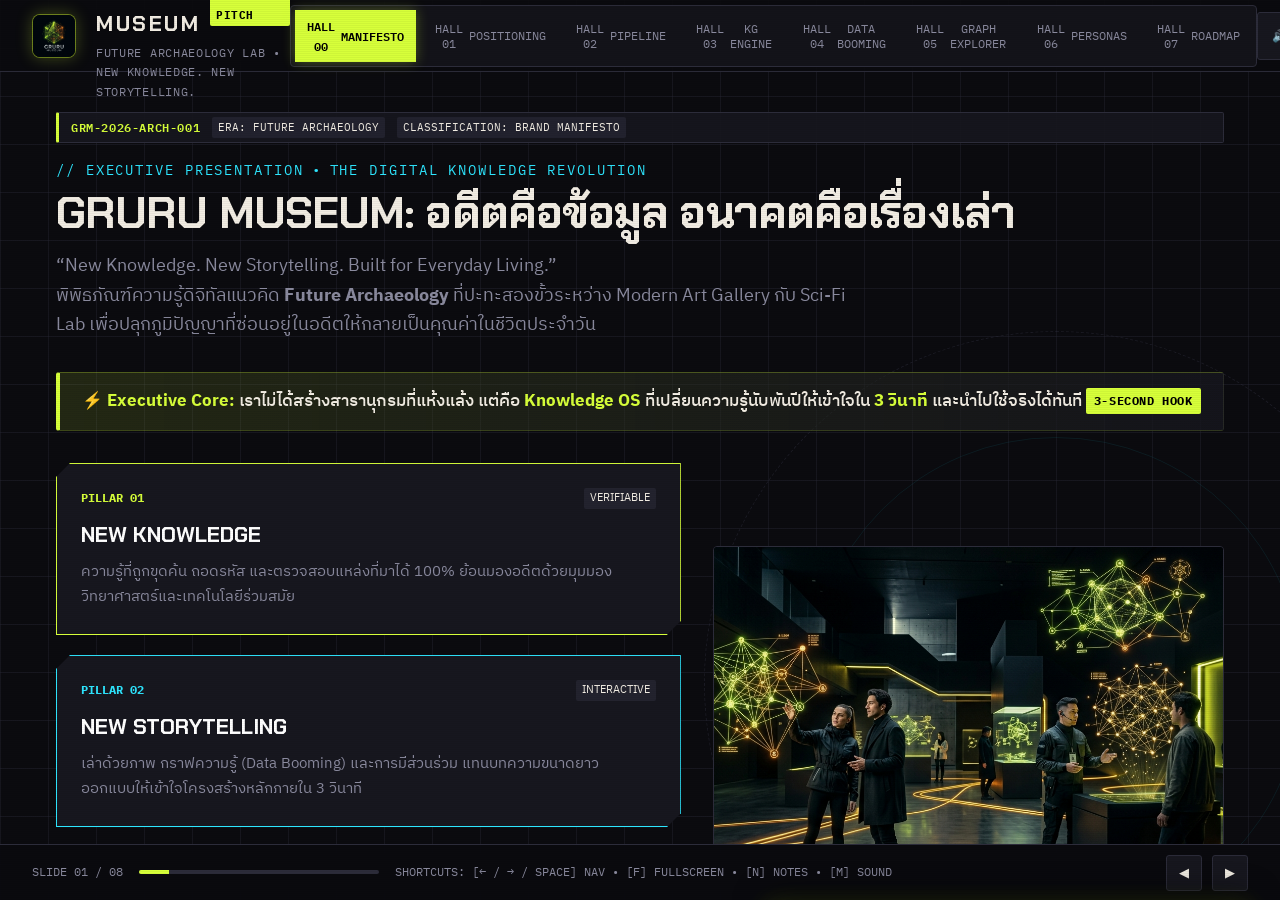
<file: index.html>
<!DOCTYPE html>
<html lang="th">
<head>
  <meta charset="UTF-8">
  <meta name="viewport" content="width=device-width, initial-scale=1.0">
  <title>GRURU MUSEUM — Executive Presentation Web App</title>
  <link rel="stylesheet" href="styles.css">
  <link rel="icon" href="assets/gruru_logo.jpg" type="image/jpeg">
</head>
<body>

  <!-- Background Layers -->
  <div class="specimen-grid-bg"></div>
  <div class="time-rings-ambient"></div>
  <div class="scanline-overlay"></div>

  <!-- Master App Shell -->
  <div id="app-container">

    <!-- Top HUD Navigation Bar -->
    <header class="hud-header">
      <div class="brand-section">
        <div class="brand-logo-mark">
          <img src="assets/gruru_logo.jpg" alt="GRURU Logo">
        </div>
        <div class="brand-identity">
          <div class="brand-title">
            GRURU MUSEUM <span class="lime-badge">EXECUTIVE PITCH</span>
          </div>
          <div class="brand-subtitle">
            FUTURE ARCHAEOLOGY LAB • NEW KNOWLEDGE. NEW STORYTELLING.
          </div>
        </div>
      </div>

      <!-- Halls / Slides Switcher -->
      <nav class="hall-nav">
        <button class="hall-pill active" data-slide="0">HALL 00 <span>MANIFESTO</span></button>
        <button class="hall-pill" data-slide="1">HALL 01 <span>POSITIONING</span></button>
        <button class="hall-pill" data-slide="2">HALL 02 <span>PIPELINE</span></button>
        <button class="hall-pill" data-slide="3">HALL 03 <span>KG ENGINE</span></button>
        <button class="hall-pill" data-slide="4">HALL 04 <span>DATA BOOMING</span></button>
        <button class="hall-pill" data-slide="5">HALL 05 <span>GRAPH EXPLORER</span></button>
        <button class="hall-pill" data-slide="6">HALL 06 <span>PERSONAS</span></button>
        <button class="hall-pill" data-slide="7">HALL 07 <span>ROADMAP</span></button>
      </nav>

      <!-- Action Utilities -->
      <div class="header-actions">
        <button id="btn-sound-toggle" class="hud-btn" title="Toggle Sound FX (Key: M)">
          <span>🔊</span> SOUND: ON
        </button>
        <button id="btn-notes-toggle" class="hud-btn" title="Executive Presenter Notes (Key: N)">
          <span>📋</span> NOTES
        </button>
        <button id="btn-fullscreen" class="hud-btn" title="Fullscreen (Key: F)">
          <span>⛶</span> FULLSCREEN
        </button>
      </div>
    </header>

    <!-- Main Presentation Slide Viewport -->
    <main class="presentation-viewport">

      <!-- ==========================================
           SLIDE 00: EXECUTIVE TITLE & MANIFESTO
           ========================================== -->
      <section class="slide active" id="slide-00">
        <div class="specimen-label">
          <span class="specimen-code">GRM-2026-ARCH-001</span>
          <span class="specimen-tag">ERA: FUTURE ARCHAEOLOGY</span>
          <span class="specimen-tag">CLASSIFICATION: BRAND MANIFESTO</span>
        </div>

        <div class="slide-eyebrow">
          <span>// EXECUTIVE PRESENTATION</span> • <span>THE DIGITAL KNOWLEDGE REVOLUTION</span>
        </div>

        <h1 class="slide-title">
          GRURU MUSEUM: <span class="gradient-text">อดีตคือข้อมูล อนาคตคือเรื่องเล่า</span>
        </h1>

        <p class="slide-subtitle">
          “New Knowledge. New Storytelling. Built for Everyday Living.”<br>
          พิพิธภัณฑ์ความรู้ดิจิทัลแนวคิด <strong>Future Archaeology</strong> ที่ปะทะสองขั้วระหว่าง Modern Art Gallery กับ Sci-Fi Lab เพื่อปลุกภูมิปัญญาที่ซ่อนอยู่ในอดีตให้กลายเป็นคุณค่าในชีวิตประจำวัน
        </p>

        <!-- 3-Second Executive Highlight -->
        <div class="exec-takeaway-banner">
          <div class="exec-takeaway-text">
            ⚡ <strong>Executive Core:</strong> เราไม่ได้สร้างสารานุกรมที่แห้งแล้ง แต่คือ <strong>Knowledge OS</strong> ที่เปลี่ยนความรู้นับพันปีให้เข้าใจใน <strong>3 วินาที</strong> และนำไปใช้จริงได้ทันที
          </div>
          <div class="exec-3s-badge">3-SECOND HOOK</div>
        </div>

        <div class="grid-2col">
          <!-- Left Column: 3 Core Pillars -->
          <div style="display: flex; flex-direction: column; gap: 1.25rem;">
            <div class="hud-card glowing-lime">
              <div style="display: flex; align-items: center; justify-content: space-between; margin-bottom: 0.5rem;">
                <span style="font-family: var(--font-mono); font-size: 0.75rem; color: var(--gr-lime); font-weight: 700;">PILLAR 01</span>
                <span class="specimen-tag">VERIFIABLE</span>
              </div>
              <h3 style="font-family: var(--font-heading); font-size: 1.35rem; color: #fff; margin-bottom: 0.4rem;">
                NEW KNOWLEDGE
              </h3>
              <p style="font-size: 0.92rem; color: var(--gr-fog);">
                ความรู้ที่ถูกขุดค้น ถอดรหัส และตรวจสอบแหล่งที่มาได้ 100% ย้อนมองอดีตด้วยมุมมองวิทยาศาสตร์และเทคโนโลยีร่วมสมัย
              </p>
            </div>

            <div class="hud-card glowing-cyan">
              <div style="display: flex; align-items: center; justify-content: space-between; margin-bottom: 0.5rem;">
                <span style="font-family: var(--font-mono); font-size: 0.75rem; color: var(--gr-cyan); font-weight: 700;">PILLAR 02</span>
                <span class="specimen-tag">INTERACTIVE</span>
              </div>
              <h3 style="font-family: var(--font-heading); font-size: 1.35rem; color: #fff; margin-bottom: 0.4rem;">
                NEW STORYTELLING
              </h3>
              <p style="font-size: 0.92rem; color: var(--gr-fog);">
                เล่าด้วยภาพ กราฟความรู้ (Data Booming) และการมีส่วนร่วม แทนบทความขนาดยาว ออกแบบให้เข้าใจโครงสร้างหลักภายใน 3 วินาที
              </p>
            </div>

            <div class="hud-card glowing-violet">
              <div style="display: flex; align-items: center; justify-content: space-between; margin-bottom: 0.5rem;">
                <span style="font-family: var(--font-mono); font-size: 0.75rem; color: var(--gr-violet); font-weight: 700;">PILLAR 03</span>
                <span class="specimen-tag">ACTIONABLE</span>
              </div>
              <h3 style="font-family: var(--font-heading); font-size: 1.35rem; color: #fff; margin-bottom: 0.4rem;">
                BUILT FOR EVERYDAY LIVING
              </h3>
              <p style="font-size: 0.92rem; color: var(--gr-fog);">
                ทุกนิทรรศการจบลงด้วย <em>Everyday Takeaway</em> สรุปวิธีนำบทเรียนในอดีตมาปรับใช้กับสุขภาพ งาน และการใช้ชีวิตในปัจจุบัน
              </p>
            </div>
          </div>

          <!-- Right Column: Visual Showcase -->
          <div class="showcase-media" style="height: 390px;">
            <img src="assets/exhibition_hall.jpg" alt="Future Archaeology Hall">
            <div class="media-caption-badge">
              EXHIBITION HALL 01 • FUTURE ARCHAEOLOGY LAB
            </div>
          </div>
        </div>
      </section>

      <!-- ==========================================
           SLIDE 01: BRAND POSITIONING & PERCEPTUAL MAP
           ========================================== -->
      <section class="slide" id="slide-01">
        <div class="specimen-label">
          <span class="specimen-code">GRM-2026-MKT-002</span>
          <span class="specimen-tag">BLUE OCEAN STRATEGY</span>
          <span class="specimen-tag">TARGET: 22–40 YEARS OLD</span>
        </div>

        <div class="slide-eyebrow">
          <span>// STRATEGIC POSITIONING</span> • <span>UNOCCUPIED WHITE SPACE</span>
        </div>

        <h2 class="slide-title">
          ตำแหน่งแบรนด์: <span class="gradient-text">สนุกแต่มีหลักฐาน เชื่อมโยงเป็นเครือข่าย</span>
        </h2>

        <p class="slide-subtitle">
          ตอบโจทย์คนวัย 22–40 ปีที่ต้องการความเข้าใจลึกกว่าคลิปสั้น แต่ไม่อยากรู้สึกเหมือนนั่งฟังเลกเชอร์
        </p>

        <!-- 3-Second Executive Highlight -->
        <div class="exec-takeaway-banner">
          <div class="exec-takeaway-text">
            🎯 <strong>Positioning Formula:</strong> แก้ปัญหาขั้วตรงข้าม — วิกิพีเดีย (แห้ง/น่าเบื่อ) vs คอนเทนต์สั้น (สนุกแต่ผิวเผิน/ไม่มีแหล่งอ้างอิง) ด้วย <strong>Interactive Provenance Graph</strong>
          </div>
          <div class="exec-3s-badge">COMPETITIVE EDGE</div>
        </div>

        <div class="grid-2col">
          <!-- Interactive Matrix -->
          <div class="matrix-container hud-card">
            <div class="matrix-axis-x"></div>
            <div class="matrix-axis-y"></div>

            <div class="matrix-label" style="top: 10px; left: 52%;">▲ เชื่อมแบบเครือข่าย (NETWORK GRAPH)</div>
            <div class="matrix-label" style="bottom: 10px; left: 52%;">▼ เล่าแบบเส้นตรง (LINEAR)</div>
            <div class="matrix-label" style="top: 52%; left: 10px;">◀ วิชาการ / ทางการ (ACADEMIC)</div>
            <div class="matrix-label" style="top: 52%; right: 10px;">สนุก / เข้าถึงง่าย (FUN & ENGAGING) ▶</div>

            <!-- Quadrant 1: Traditional Museums -->
            <div class="matrix-dot" style="top: 75%; left: 22%;">
              <div class="dot-circle"></div>
              <div class="dot-text">พิพิธภัณฑ์ทั่วไป (Static)</div>
            </div>

            <!-- Quadrant 2: Wikipedia -->
            <div class="matrix-dot" style="top: 28%; left: 25%;">
              <div class="dot-circle"></div>
              <div class="dot-text">Wikipedia / สารานุกรม (Dry)</div>
            </div>

            <!-- Quadrant 3: Short-form Media -->
            <div class="matrix-dot" style="top: 78%; left: 80%;">
              <div class="dot-circle" style="background: #FF5A1F;"></div>
              <div class="dot-text">TikTok / Reels (Superficial)</div>
            </div>

            <!-- HERO: GRURU MUSEUM -->
            <div class="matrix-dot brand-hero" style="top: 22%; left: 78%;">
              <div class="dot-circle"></div>
              <div class="dot-text">★ GRURU MUSEUM</div>
            </div>
          </div>

          <!-- Positioning Details -->
          <div style="display: flex; flex-direction: column; gap: 1rem;">
            <div class="hud-card">
              <h4 style="font-family: var(--font-heading); font-size: 1.15rem; color: var(--gr-lime); margin-bottom: 0.35rem;">
                บุคลิกแบรนด์: ภัณฑารักษ์จากอนาคต (Future Curator)
              </h4>
              <p style="font-size: 0.9rem; color: var(--gr-fog);">
                ฉลาดแต่ไม่เก๊ก ขี้เล่นแต่มีหลักฐานอ้างอิงเสมอ ไม่สั่งสอน แต่ชวนสังเกตและตั้งคำถามกับโลกรอบตัว
              </p>
            </div>

            <div class="hud-card">
              <h4 style="font-family: var(--font-heading); font-size: 1.15rem; color: var(--gr-cyan); margin-bottom: 0.35rem;">
                คำสัญญาของแบรนด์ (Brand Promise)
              </h4>
              <p style="font-size: 0.9rem; color: var(--gr-fog);">
                ทุกการเยี่ยมชมนิทรรศการ ผู้ใช้ต้องได้ <strong>อย่างน้อย 1 เรื่อง</strong> นำกลับไปใช้ปรับพฤติกรรมหรือสร้างแรงบันดาลใจในชีวิตจริงได้ทันที
              </p>
            </div>

            <div class="hud-card" style="border-left: 3px solid var(--gr-ember);">
              <h4 style="font-family: var(--font-heading); font-size: 1.15rem; color: var(--gr-ember); margin-bottom: 0.35rem;">
                Past Warm × Future Electric
              </h4>
              <p style="font-size: 0.9rem; color: var(--gr-fog);">
                การผสานสีอุ่นจากอดีต (Ember Orange, Archive Paper) เข้ากับสีไฟฟ้าแห่งอนาคต (Specimen Lime, Cyan) บนความลุ่มลึกของ Void Black
              </p>
            </div>
          </div>
        </div>
      </section>

      <!-- ==========================================
           SLIDE 02: 5-STAGE PIPELINE (MISSION)
           ========================================== -->
      <section class="slide" id="slide-02">
        <div class="specimen-label">
          <span class="specimen-code">GRM-2026-SYS-003</span>
          <span class="specimen-tag">CORE OPERATING SYSTEM</span>
          <span class="specimen-tag">5-PHASE PIPELINE</span>
        </div>

        <div class="slide-eyebrow">
          <span>// EXHIBITION METHODOLOGY</span> • <span>THE PATHWAY OF KNOWLEDGE</span>
        </div>

        <h2 class="slide-title">
          พันธกิจ 5 ขั้น: <span class="gradient-text">Excavate ➔ Decode ➔ Retell ➔ Connect ➔ Apply</span>
        </h2>

        <p class="slide-subtitle">
          โครงเรื่องและระบบผลิตเนื้อหามาตรฐาน สำหรับทุกนิทรรศการในพิพิธภัณฑ์
        </p>

        <!-- 3-Second Executive Highlight -->
        <div class="exec-takeaway-banner">
          <div class="exec-takeaway-text">
            🔄 <strong>Pipeline Efficiency:</strong> ความรู้ทุกชิ้นจะถูกแปรรูปผ่านสายพาน 5 ขั้นตอนอย่างเป็นระบบ จนออกมาเป็นการ์ดนำไปใช้จริงที่พร้อมแชร์บนโซเชียลมีเดีย
          </div>
          <div class="exec-3s-badge">STANDARDIZED OS</div>
        </div>

        <!-- 5 Pipeline Steps -->
        <div class="pipeline-track">
          <!-- Step 1 -->
          <div class="pipeline-card active">
            <span class="pipeline-step-num">STEP 01 // DISCOVER</span>
            <h3 class="pipeline-title" style="color: var(--gr-ember);">EXCAVATE</h3>
            <div style="font-family: var(--font-mono); font-size: 0.75rem; color: var(--gr-lime); margin-bottom: 0.5rem;">[ ขุดค้น & คัดสรร ]</div>
            <p class="pipeline-desc">
              คัดกรองขุมทรัพย์ความรู้จากประวัติศาสตร์ วิทยาศาสตร์ และภูมิปัญญาโบราณ พร้อมระบุแหล่งที่มา (Provenance) ทุกชิ้นงาน
            </p>
          </div>

          <!-- Step 2 -->
          <div class="pipeline-card">
            <span class="pipeline-step-num">STEP 02 // STRUCTURE</span>
            <h3 class="pipeline-title" style="color: var(--gr-cyan);">DECODE</h3>
            <div style="font-family: var(--font-mono); font-size: 0.75rem; color: var(--gr-lime); margin-bottom: 0.5rem;">[ ถอดรหัสโครงสร้าง ]</div>
            <p class="pipeline-desc">
              แปลงข้อมูลดิบให้เป็นโหนด (Nodes) ความสัมพันธ์ (Edges) และเชื่อมโยงข้ามศาสตร์ในโครงข่ายกราฟความรู้
            </p>
          </div>

          <!-- Step 3 -->
          <div class="pipeline-card">
            <span class="pipeline-step-num">STEP 03 // NARRATE</span>
            <h3 class="pipeline-title" style="color: var(--gr-violet);">RETELL</h3>
            <div style="font-family: var(--font-mono); font-size: 0.75rem; color: var(--gr-lime); margin-bottom: 0.5rem;">[ เล่าใหม่ด้วยภาพ ]</div>
            <p class="pipeline-desc">
              นำเสนอเป็น Visual Storytelling สไตล์ Modern Art ที่ย่อยง่าย จบได้ใน 3–5 นาที โดยไม่ต้องอ่านบทความยาว
            </p>
          </div>

          <!-- Step 4 -->
          <div class="pipeline-card">
            <span class="pipeline-step-num">STEP 04 // INTERACT</span>
            <h3 class="pipeline-title" style="color: var(--gr-lime);">CONNECT</h3>
            <div style="font-family: var(--font-mono); font-size: 0.75rem; color: var(--gr-lime); margin-bottom: 0.5rem;">[ เชื่อมโยงข้ามยุค ]</div>
            <p class="pipeline-desc">
              เปิดให้ผู้ใช้ระเบิดความรู้ด้วย Data Booming และท่องแผนที่ Interactive Graph เพื่อค้นพบมุมมองใหม่ด้วยตนเอง
            </p>
          </div>

          <!-- Step 5 -->
          <div class="pipeline-card">
            <span class="pipeline-step-num">STEP 05 // ACTION</span>
            <h3 class="pipeline-title" style="color: var(--gr-status-success);">APPLY</h3>
            <div style="font-family: var(--font-mono); font-size: 0.75rem; color: var(--gr-lime); margin-bottom: 0.5rem;">[ ใช้งานจริงในชีวิต ]</div>
            <p class="pipeline-desc">
              สรุปเป็นการ์ด Everyday Takeaway บันทึกวิธีนำไปใช้ในชีวิตประจำวัน ปิดท้ายทุกเรื่องอย่างทรงคุณค่า
            </p>
          </div>
        </div>

        <!-- Metric Cards -->
        <div class="grid-3col" style="margin-top: 1.75rem;">
          <div class="kpi-card hud-card">
            <div class="kpi-value">100%</div>
            <div class="kpi-label">VERIFIABLE PROVENANCE (มีแหล่งอ้างอิง)</div>
          </div>
          <div class="kpi-card hud-card">
            <div class="kpi-value">3 - 5 MIN</div>
            <div class="kpi-label">AVERAGE STORYTELLING CONSUMPTION</div>
          </div>
          <div class="kpi-card hud-card">
            <div class="kpi-value">1 : 1</div>
            <div class="kpi-label">EVERYDAY ACTIONABLE TAKEAWAY PER STORY</div>
          </div>
        </div>
      </section>

      <!-- ==========================================
           SLIDE 03: MULTI-SOURCE KNOWLEDGE GRAPH ENGINE
           ========================================== -->
      <section class="slide" id="slide-03">
        <div class="specimen-label">
          <span class="specimen-code">GRM-2026-ENG-004</span>
          <span class="specimen-tag">DATA ARCHITECTURE</span>
          <span class="specimen-tag">SEMANTIC SYNTHESIS</span>
        </div>

        <div class="slide-eyebrow">
          <span>// KNOWLEDGE ENGINE</span> • <span>INTEGRATED SEMANTIC FABRIC</span>
        </div>

        <h2 class="slide-title">
          หัวใจเบื้องหลัง: <span class="gradient-text">Integrated Knowledge Graph</span>
        </h2>

        <p class="slide-subtitle">
          เชื่อมโยงและสังเคราะห์ข้อมูลจาก 4 แหล่งความรู้ของมนุษยชาติ เพื่อสร้างความเข้าใจที่ลึกซึ้งและแม่นยำ
        </p>

        <!-- 3-Second Executive Highlight -->
        <div class="exec-takeaway-banner">
          <div class="exec-takeaway-text">
            🌐 <strong>The Multi-Source Engine:</strong> นำข้อมูลกระจัดกระจายจาก Books, Textbooks, Databases และ Community Knowledge มาถักทอเป็นร่างแหความหมายเดียวกัน
          </div>
          <div class="exec-3s-badge">CROSS-DOMAIN SYNTHESIS</div>
        </div>

        <div class="grid-2col">
          <!-- 4 Pillars of Input Data -->
          <div style="display: flex; flex-direction: column; gap: 0.9rem;">
            <div class="hud-card" style="border-left: 3px solid #FF5A1F; padding: 1rem 1.25rem;">
              <div style="display: flex; justify-content: space-between; align-items: center;">
                <h4 style="font-family: var(--font-heading); font-size: 1.1rem; color: #fff;">01. BOOKS (หนังสือ & คลาสสิก)</h4>
                <span class="specimen-tag" style="color: #FF5A1F;">FOUNDATIONAL</span>
              </div>
              <p style="font-size: 0.85rem; color: var(--gr-fog); margin-top: 4px;">
                วรรณกรรมชิ้นเอก, งานวิจัยประวัติศาสตร์, และบริบททางวัฒนธรรมที่สั่งสมมานับพันปี
              </p>
            </div>

            <div class="hud-card" style="border-left: 3px solid #2EE6FF; padding: 1rem 1.25rem;">
              <div style="display: flex; justify-content: space-between; align-items: center;">
                <h4 style="font-family: var(--font-heading); font-size: 1.1rem; color: #fff;">02. TEXTBOOKS (ตำราเรียน & หลักสูตร)</h4>
                <span class="specimen-tag" style="color: #2EE6FF;">STRUCTURED</span>
              </div>
              <p style="font-size: 0.85rem; color: var(--gr-fog); margin-top: 4px;">
                นิยามแม่นยำ, ลำดับชั้นแนวคิด (Taxonomies), สูตรคำนวณ, และแผนภาพทางวิทยาศาสตร์
              </p>
            </div>

            <div class="hud-card" style="border-left: 3px solid #8C6BFF; padding: 1rem 1.25rem;">
              <div style="display: flex; justify-content: space-between; align-items: center;">
                <h4 style="font-family: var(--font-heading); font-size: 1.1rem; color: #fff;">03. DATABASES (ฐานข้อมูลจริง & สถิติ)</h4>
                <span class="specimen-tag" style="color: #8C6BFF;">FACTUAL FACTS</span>
              </div>
              <p style="font-size: 0.85rem; color: var(--gr-fog); margin-top: 4px;">
                ชุดข้อมูลสถิติจริง, พิกัดเวลา, ความสัมพันธ์เชิงโครงสร้าง, และข้อมูลวิจัยเปิด (Open Data)
              </p>
            </div>

            <div class="hud-card" style="border-left: 3px solid #34E89E; padding: 1rem 1.25rem;">
              <div style="display: flex; justify-content: space-between; align-items: center;">
                <h4 style="font-family: var(--font-heading); font-size: 1.1rem; color: #fff;">04. COMMUNITY KNOWLEDGE (ภูมิปัญญาผู้คน)</h4>
                <span class="specimen-tag" style="color: #34E89E;">LIVED EXPERIENCE</span>
              </div>
              <p style="font-size: 0.85rem; color: var(--gr-fog); margin-top: 4px;">
                ประสบการณ์จริงในการใช้ชีวิต, ข้อสงสัย, บทสนทนา, และมุมมองที่นำไปใช้ได้ในสังคม
              </p>
            </div>
          </div>

          <!-- Visual Showcase Diagram -->
          <div class="showcase-media" style="height: 410px;">
            <img src="assets/knowledge_graph_2_lab.png" alt="Knowledge Graph Architecture">
            <div class="media-caption-badge">
              ARCHITECTURAL OVERVIEW • INTEGRATED KNOWLEDGE PEDESTAL
            </div>
          </div>
        </div>
      </section>

      <!-- ==========================================
           SLIDE 04: SIGNATURE #1 — DATA BOOMING (LIVE DEMO)
           ========================================== -->
      <section class="slide" id="slide-04">
        <div class="specimen-label">
          <span class="specimen-code">GRM-2026-EXP-005</span>
          <span class="specimen-tag">SIGNATURE FEATURE #1</span>
          <span class="specimen-tag">RADIAL EXPLOSION ENGINE</span>
        </div>

        <div class="slide-eyebrow">
          <span>// SIGNATURE INTERACTION</span> • <span>THE 3-SECOND COMPREHENSION</span>
        </div>

        <h2 class="slide-title">
          Data Booming: <span class="gradient-text">1 โหนด สู่จักรวาลความรู้ ใน 3 วินาที</span>
        </h2>

        <p class="slide-subtitle">
          ทดลองคลิกโหนดกลาง หรือกดปุ่ม <strong>EXPLODE / BOOM</strong> เพื่อสังเกตการระเบิดของความรู้ทีละชั้น (สูงสุด 3 ระดับ)
        </p>

        <!-- 3-Second Executive Highlight -->
        <div class="exec-takeaway-banner">
          <div class="exec-takeaway-text">
            💥 <strong>Signature UX:</strong> ผู้ใช้ไม่ต้องอ่านตัวหนังสือทีละบรรทัด แต่เริ่มจาก "สิ่งใกล้ตัว 1 ชิ้น" แล้วมันจะ <strong>Boom</strong> กระจายเครือข่ายความรู้ออกมาให้เห็นภาพรวมทันที
          </div>
          <div class="exec-3s-badge">LIVE INTERACTIVE</div>
        </div>

        <!-- Interactive Sandbox -->
        <div class="booming-sandbox hud-card">
          <canvas id="booming-canvas"></canvas>

          <!-- Top HUD Overlay -->
          <div class="booming-hud-overlay">
            <div class="booming-status-badge">
              <span id="booming-tier-indicator">EXPLOSION DEPTH: TIER 1 / 3</span>
            </div>
            <div id="booming-active-label" style="margin-top: 8px; font-family: var(--font-heading); font-size: 1.1rem; color: var(--gr-paper);">
              <span style="color: var(--gr-lime)">●</span> <strong>กาแฟ & ชีวเคมี (Coffee)</strong>
            </div>
          </div>

          <!-- Bottom Left HUD Takeaway -->
          <div id="booming-takeaway-card" class="booming-stats-box" style="max-width: 440px;">
            <div style="font-family: var(--font-mono); font-size: 0.72rem; color: var(--gr-lime); margin-bottom: 4px;">
              ✦ EVERYDAY TAKEAWAY
            </div>
            <div style="font-size: 0.88rem; color: var(--gr-paper); font-weight: 500;">
              ดื่มน้ำ 1 แก้วก่อนกาแฟ และรอ 90 นาทีหลังตื่นนอนเพื่อลด Adenosine Crash
            </div>
          </div>

          <!-- Interactive Actions -->
          <div class="booming-controls">
            <button id="btn-boom-reset" class="hud-btn">
              <span>↺</span> RESET TO ROOT
            </button>
            <button id="btn-boom-action" class="hud-btn primary">
              <span>💥</span> EXPLODE / BOOM (TIER +1)
            </button>
          </div>
        </div>
      </section>

      <!-- ==========================================
           SLIDE 05: SIGNATURE #2 — KNOWLEDGE GRAPH EXPLORER
           ========================================== -->
      <section class="slide" id="slide-05">
        <div class="specimen-label">
          <span class="specimen-code">GRM-2026-EXP-006</span>
          <span class="specimen-tag">SIGNATURE FEATURE #2</span>
          <span class="specimen-tag">FORCE-DIRECTED EXPLORER</span>
        </div>

        <div class="slide-eyebrow">
          <span>// KNOWLEDGE EXPLORER</span> • <span>FULL MAP WITH HUD SPECIMEN</span>
        </div>

        <h2 class="slide-title">
          Interactive Graph: <span class="gradient-text">สำรวจโครงข่าย 6 หมวดตามใจคุณ</span>
        </h2>

        <p class="slide-subtitle">
          แยก 6 หมวดด้วยสีและรูปทรงเรขาคณิต (WCAG AA Certified) พร้อมระบบลากโหนด กรองหมวดหมู่ และเลื่อนดูยุคสมัย
        </p>

        <!-- 3-Second Executive Highlight -->
        <div class="exec-takeaway-banner">
          <div class="exec-takeaway-text">
            🔬 <strong>Specimen Label Integration:</strong> คลิกหรือลากโหนดเพื่อดูการ์ดบันทึกวัตถุโบราณทางความรู้ (Specimen HUD) ทางขวามือแบบเรียลไทม์
          </div>
          <div class="exec-3s-badge">FORCE DIRECTED</div>
        </div>

        <!-- Graph Sandbox Container -->
        <div class="graph-sandbox-container">
          <!-- Canvas Viewport -->
          <div class="graph-viewport hud-card">
            <canvas id="graph-canvas"></canvas>

            <!-- Search & Era Overlay -->
            <div style="position: absolute; top: 1rem; left: 1rem; display: flex; gap: 0.75rem; z-index: 10;">
              <input type="text" id="graph-search-input" placeholder="ค้นหาความรู้ (เช่น DNA, แท่นพิมพ์)..." style="background: rgba(23, 23, 31, 0.9); border: 1px solid var(--gr-grid); color: #fff; padding: 6px 12px; font-family: var(--font-body); font-size: 0.8rem; border-radius: 3px; width: 220px;">
            </div>

            <div style="position: absolute; bottom: 1rem; left: 1rem; background: rgba(23, 23, 31, 0.9); border: 1px solid var(--gr-grid); padding: 8px 14px; border-radius: 3px; display: flex; align-items: center; gap: 10px; z-index: 10;">
              <span style="font-family: var(--font-mono); font-size: 0.72rem; color: var(--gr-fog);">ERA TIMELINE:</span>
              <input type="range" id="era-range-slider" min="0" max="4" value="0" style="accent-color: var(--gr-lime); width: 120px;">
              <span id="era-slider-label" style="font-family: var(--font-mono); font-size: 0.72rem; color: var(--gr-lime); min-width: 70px;">All Eras</span>
            </div>
          </div>

          <!-- Right Sidebar: Filters & Specimen HUD -->
          <div class="graph-sidebar">
            <!-- 6-Category Filters -->
            <div class="hud-card" style="padding: 1rem;">
              <div style="font-family: var(--font-mono); font-size: 0.75rem; color: var(--gr-fog); margin-bottom: 0.6rem;">
                FILTER BY CATEGORY (SHAPE CODED)
              </div>
              <div class="category-filter-group">
                <button class="cat-pill active" data-cat="all">
                  <span>● ALL CATEGORIES</span> <span>12</span>
                </button>
                <button class="cat-pill" data-cat="science" style="color: #2EE6FF;">
                  <span class="cat-badge">● วิทยาศาสตร์ (Circle)</span> <span>#2EE6FF</span>
                </button>
                <button class="cat-pill" data-cat="history" style="color: #FF5A1F;">
                  <span class="cat-badge">⬢ ประวัติศาสตร์ (Hexagon)</span> <span>#FF5A1F</span>
                </button>
                <button class="cat-pill" data-cat="tech" style="color: #8C6BFF;">
                  <span class="cat-badge">■ เทคโนโลยี (Square)</span> <span>#8C6BFF</span>
                </button>
                <button class="cat-pill" data-cat="culture" style="color: #FFC233;">
                  <span class="cat-badge">▲ วัฒนธรรม (Triangle)</span> <span>#FFC233</span>
                </button>
                <button class="cat-pill" data-cat="nature" style="color: #34E89E;">
                  <span class="cat-badge">◆ ธรรมชาติ (Diamond)</span> <span>#34E89E</span>
                </button>
                <button class="cat-pill" data-cat="art" style="color: #FF5FA2;">
                  <span class="cat-badge">◎ ศิลปะ & ดีไซน์ (Ring)</span> <span>#FF5FA2</span>
                </button>
              </div>
            </div>

            <!-- Dynamic HUD Card -->
            <div id="specimen-hud-display" class="hud-card glowing-lime" style="flex: 1; overflow-y: auto;">
              <!-- Populated by JS -->
            </div>
          </div>
        </div>
      </section>

      <!-- ==========================================
           SLIDE 06: TARGET AUDIENCE & 3 PERSONAS
           ========================================== -->
      <section class="slide" id="slide-06">
        <div class="specimen-label">
          <span class="specimen-code">GRM-2026-AUD-007</span>
          <span class="specimen-tag">USER RESEARCH</span>
          <span class="specimen-tag">CORE AUDIENCE 22–40</span>
        </div>

        <div class="slide-eyebrow">
          <span>// TARGET SEGMENTATION</span> • <span>WHO WE ARE BUILDING FOR</span>
        </div>

        <h2 class="slide-title">
          กลุ่มเป้าหมาย 3 บุคลิก: <span class="gradient-text">อยากรู้ลึก แต่ไม่อยากรู้สึกว่ากำลังเรียน</span>
        </h2>

        <p class="slide-subtitle">
          กลยุทธ์ออกแบบตอบสนอง Insight ร่วมของผู้ใช้ทั้ง 3 กลุ่มหลักอย่างแม่นยำ
        </p>

        <!-- 3-Second Executive Highlight -->
        <div class="exec-takeaway-banner">
          <div class="exec-takeaway-text">
            👥 <strong>Audience Strategy:</strong> First Jobber ต้องการความรวดเร็วและรูปทรงสวยงามพร้อมแชร์, Professional ต้องการคลังข้อมูลแรงบันดาลใจ, Learner ต้องการความลุ่มลึกที่ปรับใช้ในชีวิตจริง
          </div>
          <div class="exec-3s-badge">KEY PERSONAS</div>
        </div>

        <div class="grid-3col">
          <!-- Persona 1 -->
          <div class="hud-card" style="border-top: 3px solid var(--gr-lime);">
            <div class="specimen-tag" style="margin-bottom: 0.5rem; display: inline-block;">PERSONA 01 • AGE 22–27</div>
            <h3 style="font-family: var(--font-heading); font-size: 1.4rem; color: var(--gr-lime); margin-bottom: 0.4rem;">
              CURIOUS STARTER
            </h3>
            <div style="font-size: 0.88rem; color: var(--gr-paper); font-weight: 600; margin-bottom: 0.75rem;">
              นักศึกษาจบใหม่ & First Jobber
            </div>
            <ul style="font-size: 0.86rem; color: var(--gr-fog); padding-left: 1.1rem; line-height: 1.6; margin-bottom: 1rem;">
              <li>ใช้มือถือเป็นหลัก (Mobile-First)</li>
              <li>ชอบของสวยงาม มีสไตล์ และแชร์ต่อได้ทันที</li>
              <li>ต้องการเรื่องเล่าที่ดูจบได้ใน 3–5 นาที</li>
              <li>ชื่นชอบการ์ดความรู้ขนาด 1080×1350 px สำหรับโพสต์ IG/Threads</li>
            </ul>
            <div style="background: rgba(215, 255, 58, 0.08); padding: 8px; border-radius: 2px; font-family: var(--font-mono); font-size: 0.72rem; color: var(--gr-lime);">
              FEATURE FIT: Data Booming + Quick Social Export
            </div>
          </div>

          <!-- Persona 2 -->
          <div class="hud-card" style="border-top: 3px solid var(--gr-cyan);">
            <div class="specimen-tag" style="margin-bottom: 0.5rem; display: inline-block;">PERSONA 02 • AGE 25–34</div>
            <h3 style="font-family: var(--font-heading); font-size: 1.4rem; color: var(--gr-cyan); margin-bottom: 0.4rem;">
              CREATIVE PROFESSIONAL
            </h3>
            <div style="font-size: 0.88rem; color: var(--gr-paper); font-weight: 600; margin-bottom: 0.75rem;">
              Designer, Marketer, Creator & Dev
            </div>
            <ul style="font-size: 0.86rem; color: var(--gr-fog); padding-left: 1.1rem; line-height: 1.6; margin-bottom: 1rem;">
              <li>มองหาไอเดียและแรงบันดาลใจแปลกใหม่ข้ามศาสตร์</li>
              <li>ต้องการแหล่งอ้างอิงที่เชื่อถือได้และตรวจสอบได้จริง</li>
              <li>ใช้งาน Interactive Graph ในระดับเจาะลึก</li>
              <li>ต้องการระบบบันทึกคอลเลกชันส่วนตัว และดาวน์โหลดชุดข้อมูล</li>
            </ul>
            <div style="background: rgba(46, 230, 255, 0.08); padding: 8px; border-radius: 2px; font-family: var(--font-mono); font-size: 0.72rem; color: var(--gr-cyan);">
              FEATURE FIT: Full Graph Explorer + Personal Collections
            </div>
          </div>

          <!-- Persona 3 -->
          <div class="hud-card" style="border-top: 3px solid var(--gr-violet);">
            <div class="specimen-tag" style="margin-bottom: 0.5rem; display: inline-block;">PERSONA 03 • AGE 30–40</div>
            <h3 style="font-family: var(--font-heading); font-size: 1.4rem; color: var(--gr-violet); margin-bottom: 0.4rem;">
              LIFELONG LEARNER
            </h3>
            <div style="font-size: 0.88rem; color: var(--gr-paper); font-weight: 600; margin-bottom: 0.75rem;">
              คนทำงานอาวุโส & พ่อแม่ยุคใหม่
            </div>
            <ul style="font-size: 0.86rem; color: var(--gr-fog); padding-left: 1.1rem; line-height: 1.6; margin-bottom: 1rem;">
              <li>อยากรู้เบื้องลึกที่มาของสิ่งรอบตัว เช่น อาหาร สุขภาพ วิทยาศาสตร์</li>
              <li>ใส่ใจความน่าเชื่อถือและความสบายตาในการอ่าน</li>
              <li>เน้นที่คุณค่าในชีวิตจริง ไม่ใช่ทฤษฎีลอยๆ</li>
              <li>มองหา Everyday Takeaway ที่นำไปใช้กับครอบครัวได้</li>
            </ul>
            <div style="background: rgba(140, 107, 255, 0.08); padding: 8px; border-radius: 2px; font-family: var(--font-mono); font-size: 0.72rem; color: var(--gr-violet);">
              FEATURE FIT: Everyday Takeaways + Dark/Light Read Mode
            </div>
          </div>
        </div>
      </section>

      <!-- ==========================================
           SLIDE 07: ROADMAP & ANTIGRAVITY DEV
           ========================================== -->
      <section class="slide" id="slide-07">
        <div class="specimen-label">
          <span class="specimen-code">GRM-2026-DEV-008</span>
          <span class="specimen-tag">DEPLOYMENT PLAN</span>
          <span class="specimen-tag">GOOGLE ANTIGRAVITY ENGINE</span>
        </div>

        <div class="slide-eyebrow">
          <span>// EXECUTION ROADMAP</span> • <span>FROM SPECIFICATION TO LAUNCH</span>
        </div>

        <h2 class="slide-title">
          แผนดำเนินงาน 4 เฟส: <span class="gradient-text">สถาปัตยกรรมพร้อมต่อยอดสู่อนาคต</span>
        </h2>

        <p class="slide-subtitle">
          พัฒนาด้วย Next.js + TypeScript + Tailwind CSS + D3.js รองรับการสเกลชุดข้อมูลความรู้ระดับหมื่นโหนด
        </p>

        <!-- 3-Second Executive Highlight -->
        <div class="exec-takeaway-banner">
          <div class="exec-takeaway-text">
            🚀 <strong>Executive Action:</strong> Design Tokens และ Core Logic ผ่านเกณฑ์ WCAG AA เรียบร้อยแล้ว พร้อมส่งต่อให้ทีมพัฒนาขึ้นระบบจริงได้ทันที
          </div>
          <div class="exec-3s-badge">NEXT STEPS</div>
        </div>

        <div class="grid-2col">
          <!-- 4 Execution Phases -->
          <div style="display: flex; flex-direction: column; gap: 0.85rem;">
            <div class="hud-card" style="border-left: 3px solid var(--gr-lime); padding: 0.9rem 1.25rem;">
              <div style="display: flex; justify-content: space-between;">
                <span style="font-family: var(--font-mono); font-size: 0.75rem; color: var(--gr-lime);">PHASE 01 (COMPLETED)</span>
                <span class="specimen-tag">STATUS: PASS</span>
              </div>
              <h4 style="font-family: var(--font-heading); font-size: 1.15rem; color: #fff; margin-top: 3px;">
                Design Tokens & Style Guide
              </h4>
              <p style="font-size: 0.82rem; color: var(--gr-fog);">
                กำหนด CSS Variables สีหลัก 70-20-10, ฟอนต์ Chakra Petch, IBM Plex, การ์ดตัดมุม HUD, และตรวจสอบค่าความคมชัดผ่าน WCAG AA
              </p>
            </div>

            <div class="hud-card" style="border-left: 3px solid var(--gr-cyan); padding: 0.9rem 1.25rem;">
              <div style="display: flex; justify-content: space-between;">
                <span style="font-family: var(--font-mono); font-size: 0.75rem; color: var(--gr-cyan);">PHASE 02</span>
                <span class="specimen-tag">IN PROGRESS</span>
              </div>
              <h4 style="font-family: var(--font-heading); font-size: 1.15rem; color: #fff; margin-top: 3px;">
                Components & Micro-interactions
              </h4>
              <p style="font-size: 0.82rem; color: var(--gr-fog);">
                Specimen Label, Time Rings Radar, Data Booming Radial Engine, และตัวแปลงภาพ Half-tone 2 สี
              </p>
            </div>

            <div class="hud-card" style="border-left: 3px solid var(--gr-violet); padding: 0.9rem 1.25rem;">
              <div style="display: flex; justify-content: space-between;">
                <span style="font-family: var(--font-mono); font-size: 0.75rem; color: var(--gr-violet);">PHASE 03</span>
                <span class="specimen-tag">UPCOMING</span>
              </div>
              <h4 style="font-family: var(--font-heading); font-size: 1.15rem; color: #fff; margin-top: 3px;">
                Full Exhibition Halls & Social Cards
              </h4>
              <p style="font-size: 0.82rem; color: var(--gr-fog);">
                สร้างหน้า Home, Hall 01 Exhibitions, Hall 02 Knowledge Graph, Everyday Lab และเครื่องมือ Export การ์ด 1080×1350 px
              </p>
            </div>

            <div class="hud-card" style="border-left: 3px solid var(--gr-ember); padding: 0.9rem 1.25rem;">
              <div style="display: flex; justify-content: space-between;">
                <span style="font-family: var(--font-mono); font-size: 0.75rem; color: var(--gr-ember);">PHASE 04</span>
                <span class="specimen-tag">SCALE</span>
              </div>
              <h4 style="font-family: var(--font-heading); font-size: 1.15rem; color: #fff; margin-top: 3px;">
                Production Rollout & 10,000+ Node Scaling
              </h4>
              <p style="font-size: 0.82rem; color: var(--gr-fog);">
                เปิดให้บริการสาธารณะ พร้อมเชื่อมระบบ Semantic Search และเปิด API ชุดข้อมูลสู่สาธารณะ
              </p>
            </div>
          </div>

          <!-- Right: Lifestyle Image & Summary CTA -->
          <div style="display: flex; flex-direction: column; gap: 1rem;">
            <div class="showcase-media" style="height: 250px;">
              <img src="assets/everyday_lifestyle.jpg" alt="Everyday Takeaway Application">
              <div class="media-caption-badge">
                EVERYDAY TAKEAWAY • PRACTICAL APPLICATION IN DAILY LIFE
              </div>
            </div>

            <div class="hud-card glowing-lime" style="text-align: center; padding: 1.5rem;">
              <div style="font-family: var(--font-mono); font-size: 0.78rem; color: var(--gr-lime); margin-bottom: 0.35rem;">
                EXECUTIVE DECISION REQUEST
              </div>
              <h3 style="font-family: var(--font-heading); font-size: 1.35rem; color: #fff; margin-bottom: 0.6rem;">
                ขออนุมัติเริ่มการพัฒนาเต็มรูปแบบ
              </h3>
              <p style="font-size: 0.85rem; color: var(--gr-fog); margin-bottom: 1.25rem;">
                พร้อมส่งต่อ Project Brief และ Design System ให้ Google Antigravity ดำเนินการสร้างทันที
              </p>
              <button class="hud-btn primary" onclick="alert('GRURU MUSEUM: คำขออนุมัติโครงการได้รับการบันทึกเรียบร้อย!')" style="font-size: 0.9rem; padding: 10px 24px;">
                ✓ อนุมัติโครงการ (APPROVE PROJECT)
              </button>
            </div>
          </div>
        </div>
      </section>

    </main>

    <!-- Bottom Presentation Controller HUD -->
    <footer class="hud-footer">
      <div class="footer-meta">
        <span id="slide-counter">SLIDE 01 / 08</span>
        <div class="progress-track">
          <div class="progress-fill" id="progress-fill"></div>
        </div>
        <span>SHORTCUTS: [← / → / SPACE] NAV • [F] FULLSCREEN • [N] NOTES • [M] SOUND</span>
      </div>

      <div class="slide-controls">
        <button id="btn-prev" class="nav-arrow-btn" title="Previous Slide (←)">◀</button>
        <button id="btn-next" class="nav-arrow-btn" title="Next Slide (→)">▶</button>
      </div>
    </footer>

    <!-- Executive Presenter Notes Drawer (Toggled by N or button) -->
    <div id="exec-notes-drawer" class="exec-notes-drawer">
      <div class="drawer-header">
        <div class="drawer-title">
          <span>📋</span> EXECUTIVE PRESENTER NOTES
        </div>
        <button id="btn-close-drawer" class="close-drawer-btn">✕</button>
      </div>
      <div id="drawer-notes-content" style="font-size: 0.88rem; color: var(--gr-paper); line-height: 1.6;">
        <!-- Injected dynamically per slide -->
      </div>
    </div>

  </div>

  <script src="app.js"></script>
</body>
</html>
</file>
<file: styles.css>
/* ==========================================================================
   GRURU MUSEUM — Executive Presentation Web App Design System
   Theme: "Past Warm × Future Electric" / "Future Archaeology"
   Compliant with Project Brief Tokens & WCAG AA Contrast Standards
   ========================================================================== */

@import url('https://fonts.googleapis.com/css2?family=Chakra+Petch:wght@400;600;700&family=IBM+Plex+Mono:wght@400;500;600;700&family=IBM+Plex+Sans+Thai:wght@300;400;500;600;700&display=swap');

:root {
  /* 70% Base Colors */
  --gr-void: #0B0B0F;
  --gr-graphite: #17171F;
  --gr-grid: #2C2C3A;
  --gr-fog: #8A8A9E;
  --gr-paper: #F2EDE3;

  /* 10% Brand Identity Accents */
  --gr-lime: #D7FF3A;
  --gr-ember: #FF5A1F;
  --gr-violet: #8C6BFF;
  --gr-cyan: #2EE6FF;

  /* Category Node Colors (Accessible & Shape Coded) */
  --gr-cat-science: #2EE6FF;   /* Cyan - Circle */
  --gr-cat-history: #FF5A1F;   /* Ember - Hexagon */
  --gr-cat-tech: #8C6BFF;      /* Violet - Square */
  --gr-cat-culture: #FFC233;   /* Amber - Triangle */
  --gr-cat-nature: #34E89E;    /* Bio Green - Diamond */
  --gr-cat-art: #FF5FA2;       /* Coral - Ring */

  /* Status Tokens */
  --gr-status-success: #34E89E;
  --gr-status-warn: #FFC233;
  --gr-status-alert: #FF3B4E;

  /* Brand Signature Gradient & Glows */
  --gr-time-warp: linear-gradient(135deg, #FF5A1F, #8C6BFF);
  --gr-lime-glow: 0 0 24px rgba(215, 255, 58, 0.38);
  --gr-cyan-glow: 0 0 24px rgba(46, 230, 255, 0.35);
  --gr-violet-glow: 0 0 24px rgba(140, 107, 255, 0.35);

  /* Typography */
  --font-heading: 'Chakra Petch', sans-serif;
  --font-body: 'IBM Plex Sans Thai', sans-serif;
  --font-mono: 'IBM Plex Mono', monospace;

  /* Transitions & Easing */
  --gr-ease: cubic-bezier(0.16, 1, 0.3, 1);
  --gr-duration-micro: 150ms;
  --gr-duration-ui: 300ms;
  --gr-duration-story: 700ms;
}

/* Reset & Global */
*, *::before, *::after {
  box-sizing: border-box;
  margin: 0;
  padding: 0;
}

html, body {
  width: 100%;
  height: 100%;
  overflow: hidden;
  background-color: var(--gr-void);
  color: var(--gr-paper);
  font-family: var(--font-body);
  font-size: 16px;
  line-height: 1.7;
  -webkit-font-smoothing: antialiased;
}

/* Specimen Grid Background Pattern (48px graph grid + 40% opacity + + markers) */
.specimen-grid-bg {
  position: fixed;
  inset: 0;
  background-color: var(--gr-void);
  background-image: 
    linear-gradient(to right, rgba(44, 44, 58, 0.35) 1px, transparent 1px),
    linear-gradient(to bottom, rgba(44, 44, 58, 0.35) 1px, transparent 1px);
  background-size: 48px 48px;
  pointer-events: none;
  z-index: 0;
}

/* Radar & Time Rings Background Accent */
.time-rings-ambient {
  position: fixed;
  right: -10vw;
  bottom: -15vh;
  width: 55vw;
  height: 55vw;
  max-width: 800px;
  max-height: 800px;
  border-radius: 50%;
  border: 1px dashed rgba(44, 44, 58, 0.5);
  pointer-events: none;
  z-index: 0;
  animation: radarSpin 120s linear infinite;
}
.time-rings-ambient::before {
  content: '';
  position: absolute;
  inset: 15%;
  border-radius: 50%;
  border: 1px solid rgba(46, 230, 255, 0.08);
}
.time-rings-ambient::after {
  content: '';
  position: absolute;
  inset: 35%;
  border-radius: 50%;
  border: 1px dashed rgba(215, 255, 58, 0.12);
}

@keyframes radarSpin {
  from { transform: rotate(0deg); }
  to { transform: rotate(360deg); }
}

/* Scanline 3% Overlay */
.scanline-overlay {
  position: fixed;
  inset: 0;
  background: repeating-linear-gradient(
    0deg,
    rgba(0, 0, 0, 0.15),
    rgba(0, 0, 0, 0.15) 1px,
    transparent 1px,
    transparent 2px
  );
  pointer-events: none;
  z-index: 999;
  opacity: 0.25;
}

/* App Shell Layout */
#app-container {
  position: relative;
  width: 100%;
  height: 100%;
  display: flex;
  flex-direction: column;
  z-index: 10;
}

/* Executive Top HUD Navigation Bar */
.hud-header {
  height: 72px;
  background: rgba(11, 11, 15, 0.85);
  backdrop-filter: blur(16px);
  border-bottom: 1px solid var(--gr-grid);
  display: flex;
  align-items: center;
  justify-content: space-between;
  padding: 0 2rem;
  z-index: 50;
  flex-shrink: 0;
}

.brand-section {
  display: flex;
  align-items: center;
  gap: 1.25rem;
}

.brand-logo-mark {
  width: 44px;
  height: 44px;
  border-radius: 8px;
  overflow: hidden;
  border: 1px solid rgba(215, 255, 58, 0.5);
  box-shadow: 0 0 16px rgba(215, 255, 58, 0.25);
  background: #000;
  flex-shrink: 0;
}

.brand-logo-mark img {
  width: 100%;
  height: 100%;
  object-fit: cover;
}

.brand-identity {
  display: flex;
  flex-direction: column;
}

.brand-title {
  font-family: var(--font-heading);
  font-size: 1.35rem;
  font-weight: 700;
  letter-spacing: 0.12em;
  color: var(--gr-paper);
  display: flex;
  align-items: center;
  gap: 0.6rem;
}

.brand-title .lime-badge {
  background: var(--gr-lime);
  color: #000;
  font-family: var(--font-mono);
  font-size: 0.7rem;
  font-weight: 700;
  padding: 1px 6px;
  border-radius: 2px;
  letter-spacing: 0.05em;
}

.brand-subtitle {
  font-family: var(--font-mono);
  font-size: 0.72rem;
  color: var(--gr-fog);
  letter-spacing: 0.06em;
}

/* Hall Switcher / Slide Pills */
.hall-nav {
  display: flex;
  align-items: center;
  gap: 0.4rem;
  background: rgba(23, 23, 31, 0.7);
  padding: 4px;
  border: 1px solid var(--gr-grid);
  border-radius: 4px;
}

.hall-pill {
  font-family: var(--font-mono);
  font-size: 0.75rem;
  padding: 6px 12px;
  background: transparent;
  border: none;
  color: var(--gr-fog);
  cursor: pointer;
  transition: all var(--gr-duration-micro) var(--gr-ease);
  display: flex;
  align-items: center;
  gap: 6px;
}

.hall-pill:hover {
  color: var(--gr-paper);
  background: rgba(44, 44, 58, 0.5);
}

.hall-pill.active {
  background: var(--gr-lime);
  color: #000;
  font-weight: 600;
  box-shadow: 0 0 12px rgba(215, 255, 58, 0.3);
}

/* Quick Tools Controls */
.header-actions {
  display: flex;
  align-items: center;
  gap: 0.75rem;
}

.hud-btn {
  background: var(--gr-graphite);
  color: var(--gr-paper);
  border: 1px solid var(--gr-grid);
  font-family: var(--font-mono);
  font-size: 0.75rem;
  padding: 8px 14px;
  border-radius: 3px;
  cursor: pointer;
  display: inline-flex;
  align-items: center;
  gap: 6px;
  transition: all var(--gr-duration-micro) var(--gr-ease);
}

.hud-btn:hover {
  border-color: var(--gr-lime);
  color: var(--gr-lime);
}

.hud-btn.primary {
  background: var(--gr-lime);
  color: #000;
  font-weight: 700;
  border: 1px solid var(--gr-lime);
  text-transform: uppercase;
  letter-spacing: 0.08em;
  box-shadow: 4px 4px 0 var(--gr-ember);
  transition: transform var(--gr-duration-micro) var(--gr-ease), box-shadow var(--gr-duration-micro) var(--gr-ease);
}

.hud-btn.primary:hover {
  transform: translate(-2px, -2px);
  box-shadow: 6px 6px 0 var(--gr-ember);
}

.hud-btn.primary:active {
  transform: translate(2px, 2px);
  box-shadow: 2px 2px 0 var(--gr-ember);
}

/* Main Presentation Slide Viewport */
.presentation-viewport {
  flex: 1;
  position: relative;
  overflow: hidden;
  width: 100%;
}

.slide {
  position: absolute;
  inset: 0;
  padding: 2.5rem 3.5rem;
  overflow-y: auto;
  opacity: 0;
  visibility: hidden;
  transform: translateY(14px) scale(0.995);
  transition: opacity var(--gr-duration-ui) var(--gr-ease),
              transform var(--gr-duration-ui) var(--gr-ease),
              visibility var(--gr-duration-ui);
  display: flex;
  flex-direction: column;
}

.slide.active {
  opacity: 1;
  visibility: visible;
  transform: translateY(0) scale(1);
}

/* Cut-Corner 45-degree HUD Card Style */
.hud-card {
  background: var(--gr-graphite);
  border: 1px solid var(--gr-grid);
  position: relative;
  clip-path: polygon(14px 0, 100% 0, 100% calc(100% - 14px), calc(100% - 14px) 100%, 0 100%, 0 14px);
  padding: 1.5rem;
  transition: border-color var(--gr-duration-micro) var(--gr-ease), transform var(--gr-duration-micro) var(--gr-ease);
}

.hud-card:hover {
  border-color: rgba(215, 255, 58, 0.4);
}

.hud-card.glowing-lime {
  border-color: var(--gr-lime);
  box-shadow: var(--gr-lime-glow);
}

.hud-card.glowing-cyan {
  border-color: var(--gr-cyan);
  box-shadow: var(--gr-cyan-glow);
}

.hud-card.glowing-violet {
  border-color: var(--gr-violet);
  box-shadow: var(--gr-violet-glow);
}

/* Museum Specimen Label Pattern */
.specimen-label {
  display: inline-flex;
  align-items: center;
  gap: 0.75rem;
  background: rgba(23, 23, 31, 0.95);
  border: 1px solid var(--gr-grid);
  border-left: 3px solid var(--gr-lime);
  padding: 4px 12px;
  font-family: var(--font-mono);
  font-size: 0.75rem;
  color: var(--gr-fog);
  margin-bottom: 1rem;
  border-radius: 2px;
}

.specimen-code {
  color: var(--gr-lime);
  font-weight: 600;
  letter-spacing: 0.05em;
}

.specimen-tag {
  background: rgba(44, 44, 58, 0.6);
  color: var(--gr-paper);
  padding: 1px 6px;
  font-size: 0.7rem;
  border-radius: 2px;
}

/* Typography Hierarchy */
.slide-eyebrow {
  font-family: var(--font-mono);
  font-size: 0.85rem;
  color: var(--gr-cyan);
  letter-spacing: 0.14em;
  text-transform: uppercase;
  margin-bottom: 0.35rem;
  display: flex;
  align-items: center;
  gap: 0.5rem;
}

.slide-title {
  font-family: var(--font-heading);
  font-size: clamp(2rem, 3.5vw, 3.25rem);
  font-weight: 700;
  color: var(--gr-paper);
  line-height: 1.15;
  letter-spacing: -0.02em;
  margin-bottom: 0.75rem;
}

.slide-title .gradient-text {
  background: var(--gr-time-warp);
  -webkit-background-clip: text;
  -webkit-text-fill-color: transparent;
}

.slide-subtitle {
  font-family: var(--font-body);
  font-size: 1.15rem;
  color: var(--gr-fog);
  max-width: 820px;
  margin-bottom: 2rem;
  line-height: 1.6;
}

/* 3-Second Executive Highlight Bar */
.exec-takeaway-banner {
  background: linear-gradient(90deg, rgba(215, 255, 58, 0.12) 0%, rgba(23, 23, 31, 0.8) 100%);
  border-left: 4px solid var(--gr-lime);
  border-top: 1px solid rgba(215, 255, 58, 0.25);
  border-bottom: 1px solid rgba(215, 255, 58, 0.15);
  border-right: 1px solid rgba(44, 44, 58, 0.5);
  padding: 0.9rem 1.4rem;
  margin-bottom: 2rem;
  display: flex;
  align-items: center;
  justify-content: space-between;
  border-radius: 3px;
}

.exec-takeaway-text {
  font-size: 1.05rem;
  font-weight: 500;
  color: var(--gr-paper);
}

.exec-takeaway-text strong {
  color: var(--gr-lime);
}

.exec-3s-badge {
  font-family: var(--font-mono);
  font-size: 0.75rem;
  background: var(--gr-lime);
  color: #000;
  font-weight: 700;
  padding: 3px 8px;
  border-radius: 2px;
  letter-spacing: 0.05em;
  flex-shrink: 0;
}

/* Grid Layouts for Slide Content */
.grid-2col {
  display: grid;
  grid-template-columns: 1.1fr 0.9fr;
  gap: 2rem;
  align-items: center;
}

.grid-3col {
  display: grid;
  grid-template-columns: repeat(3, 1fr);
  gap: 1.5rem;
}

.grid-4col {
  display: grid;
  grid-template-columns: repeat(4, 1fr);
  gap: 1.25rem;
}

/* Metric KPI Blocks */
.kpi-card {
  background: rgba(23, 23, 31, 0.9);
  border: 1px solid var(--gr-grid);
  padding: 1.25rem;
  border-radius: 4px;
  display: flex;
  flex-direction: column;
}

.kpi-value {
  font-family: var(--font-heading);
  font-size: 2.25rem;
  font-weight: 700;
  color: var(--gr-lime);
  line-height: 1;
  margin-bottom: 0.35rem;
}

.kpi-label {
  font-family: var(--font-mono);
  font-size: 0.78rem;
  color: var(--gr-fog);
  text-transform: uppercase;
  letter-spacing: 0.05em;
}

/* Perceptual Map Matrix */
.matrix-container {
  width: 100%;
  height: 380px;
  background: rgba(11, 11, 15, 0.95);
  border: 1px solid var(--gr-grid);
  position: relative;
  border-radius: 4px;
  overflow: hidden;
}

.matrix-axis-x {
  position: absolute;
  top: 50%;
  left: 5%;
  right: 5%;
  height: 1px;
  background: rgba(44, 44, 58, 0.8);
}

.matrix-axis-y {
  position: absolute;
  left: 50%;
  top: 5%;
  bottom: 5%;
  width: 1px;
  background: rgba(44, 44, 58, 0.8);
}

.matrix-label {
  font-family: var(--font-mono);
  font-size: 0.75rem;
  color: var(--gr-fog);
  position: absolute;
  background: var(--gr-void);
  padding: 2px 6px;
}

.matrix-dot {
  position: absolute;
  transform: translate(-50%, -50%);
  display: flex;
  flex-direction: column;
  align-items: center;
  transition: transform var(--gr-duration-micro) var(--gr-ease);
  cursor: pointer;
}

.matrix-dot:hover {
  transform: translate(-50%, -50%) scale(1.15);
}

.dot-circle {
  width: 14px;
  height: 14px;
  border-radius: 50%;
  background: var(--gr-fog);
  border: 2px solid var(--gr-void);
}

.matrix-dot.brand-hero .dot-circle {
  width: 26px;
  height: 26px;
  background: var(--gr-lime);
  border: 3px solid #000;
  box-shadow: var(--gr-lime-glow);
  animation: pulseHero 2s infinite;
}

@keyframes pulseHero {
  0%, 100% { box-shadow: 0 0 16px rgba(215, 255, 58, 0.5); }
  50% { box-shadow: 0 0 32px rgba(215, 255, 58, 0.85); }
}

.dot-text {
  font-family: var(--font-mono);
  font-size: 0.75rem;
  color: var(--gr-paper);
  margin-top: 6px;
  white-space: nowrap;
}

.matrix-dot.brand-hero .dot-text {
  font-family: var(--font-heading);
  font-size: 0.95rem;
  font-weight: 700;
  color: var(--gr-lime);
}

/* 5 Mission Pipeline Steps */
.pipeline-track {
  display: grid;
  grid-template-columns: repeat(5, 1fr);
  gap: 1.25rem;
  position: relative;
  margin-top: 1rem;
}

.pipeline-card {
  background: rgba(23, 23, 31, 0.85);
  border: 1px solid var(--gr-grid);
  border-top: 3px solid var(--gr-grid);
  padding: 1.5rem 1.2rem;
  border-radius: 4px;
  position: relative;
  transition: all var(--gr-duration-ui) var(--gr-ease);
}

.pipeline-card:hover, .pipeline-card.active {
  border-top-color: var(--gr-lime);
  background: rgba(28, 28, 38, 0.95);
  transform: translateY(-4px);
  box-shadow: 0 8px 24px rgba(0, 0, 0, 0.4);
}

.pipeline-step-num {
  font-family: var(--font-mono);
  font-size: 0.75rem;
  color: var(--gr-cyan);
  margin-bottom: 0.5rem;
  display: block;
}

.pipeline-title {
  font-family: var(--font-heading);
  font-size: 1.35rem;
  color: var(--gr-paper);
  margin-bottom: 0.6rem;
}

.pipeline-desc {
  font-size: 0.88rem;
  color: var(--gr-fog);
  line-height: 1.5;
}

/* Data Booming Interactive Sandbox */
.booming-sandbox {
  background: rgba(11, 11, 15, 0.95);
  border: 1px solid var(--gr-grid);
  border-radius: 6px;
  height: 480px;
  position: relative;
  overflow: hidden;
  display: flex;
  align-items: center;
  justify-content: center;
}

#booming-canvas {
  position: absolute;
  inset: 0;
  width: 100%;
  height: 100%;
  cursor: grab;
}

.booming-hud-overlay {
  position: absolute;
  top: 1.2rem;
  left: 1.5rem;
  z-index: 10;
  pointer-events: none;
}

.booming-status-badge {
  font-family: var(--font-mono);
  font-size: 0.75rem;
  background: rgba(23, 23, 31, 0.85);
  border: 1px solid var(--gr-grid);
  padding: 6px 12px;
  border-radius: 3px;
  color: var(--gr-cyan);
  display: inline-flex;
  align-items: center;
  gap: 8px;
}

.booming-controls {
  position: absolute;
  bottom: 1.2rem;
  right: 1.5rem;
  z-index: 10;
  display: flex;
  gap: 0.75rem;
}

.booming-stats-box {
  position: absolute;
  bottom: 1.2rem;
  left: 1.5rem;
  z-index: 10;
  background: rgba(17, 17, 23, 0.9);
  border: 1px solid var(--gr-grid);
  padding: 8px 14px;
  font-family: var(--font-mono);
  font-size: 0.78rem;
  color: var(--gr-paper);
  border-radius: 3px;
  pointer-events: none;
}

/* Force-Directed Graph Sandbox */
.graph-sandbox-container {
  display: grid;
  grid-template-columns: 1fr 340px;
  gap: 1.5rem;
  height: 520px;
}

.graph-viewport {
  background: rgba(11, 11, 15, 0.95);
  border: 1px solid var(--gr-grid);
  border-radius: 6px;
  position: relative;
  overflow: hidden;
}

#graph-canvas {
  width: 100%;
  height: 100%;
  cursor: grab;
}

.graph-sidebar {
  display: flex;
  flex-direction: column;
  gap: 1rem;
}

/* 6-Category Legend & Filters */
.category-filter-group {
  display: flex;
  flex-direction: column;
  gap: 0.4rem;
}

.cat-pill {
  display: flex;
  align-items: center;
  justify-content: space-between;
  padding: 6px 10px;
  background: rgba(23, 23, 31, 0.6);
  border: 1px solid var(--gr-grid);
  font-family: var(--font-mono);
  font-size: 0.75rem;
  color: var(--gr-paper);
  border-radius: 3px;
  cursor: pointer;
  transition: all var(--gr-duration-micro) var(--gr-ease);
}

.cat-pill:hover, .cat-pill.active {
  background: rgba(44, 44, 58, 0.8);
  border-color: currentColor;
}

.cat-badge {
  display: inline-flex;
  align-items: center;
  gap: 6px;
}

.cat-shape-icon {
  width: 10px;
  height: 10px;
  display: inline-block;
}

/* Bottom Presentation Controller HUD */
.hud-footer {
  height: 56px;
  background: rgba(11, 11, 15, 0.9);
  backdrop-filter: blur(16px);
  border-top: 1px solid var(--gr-grid);
  display: flex;
  align-items: center;
  justify-content: space-between;
  padding: 0 2rem;
  z-index: 50;
  flex-shrink: 0;
}

.footer-meta {
  font-family: var(--font-mono);
  font-size: 0.75rem;
  color: var(--gr-fog);
  display: flex;
  align-items: center;
  gap: 1rem;
}

.progress-track {
  width: 240px;
  height: 4px;
  background: var(--gr-grid);
  border-radius: 2px;
  overflow: hidden;
  position: relative;
}

.progress-fill {
  height: 100%;
  background: var(--gr-lime);
  width: 12.5%;
  transition: width var(--gr-duration-ui) var(--gr-ease);
}

.slide-controls {
  display: flex;
  align-items: center;
  gap: 0.6rem;
}

.nav-arrow-btn {
  width: 36px;
  height: 36px;
  border-radius: 3px;
  background: var(--gr-graphite);
  border: 1px solid var(--gr-grid);
  color: var(--gr-paper);
  display: inline-flex;
  align-items: center;
  justify-content: center;
  cursor: pointer;
  transition: all var(--gr-duration-micro) var(--gr-ease);
}

.nav-arrow-btn:hover {
  background: var(--gr-lime);
  color: #000;
  border-color: var(--gr-lime);
}

/* Slide Drawer / Executive Notes Modal */
.exec-notes-drawer {
  position: fixed;
  bottom: 56px;
  right: 2rem;
  width: 480px;
  max-height: 450px;
  background: rgba(23, 23, 31, 0.98);
  border: 1px solid var(--gr-lime);
  box-shadow: 0 -8px 32px rgba(0, 0, 0, 0.8), var(--gr-lime-glow);
  border-radius: 6px 6px 0 0;
  padding: 1.5rem;
  z-index: 100;
  transform: translateY(120%);
  transition: transform var(--gr-duration-ui) var(--gr-ease);
  overflow-y: auto;
}

.exec-notes-drawer.open {
  transform: translateY(0);
}

.drawer-header {
  display: flex;
  align-items: center;
  justify-content: space-between;
  border-bottom: 1px solid var(--gr-grid);
  padding-bottom: 0.75rem;
  margin-bottom: 1rem;
}

.drawer-title {
  font-family: var(--font-heading);
  font-size: 1.1rem;
  color: var(--gr-lime);
  display: flex;
  align-items: center;
  gap: 8px;
}

.close-drawer-btn {
  background: transparent;
  border: none;
  color: var(--gr-fog);
  cursor: pointer;
  font-size: 1.2rem;
}
.close-drawer-btn:hover { color: var(--gr-paper); }

/* Image Showcase Containers */
.showcase-media {
  border-radius: 4px;
  overflow: hidden;
  border: 1px solid var(--gr-grid);
  position: relative;
  background: #000;
}

.showcase-media img {
  width: 100%;
  height: 100%;
  object-fit: cover;
  display: block;
  transition: transform 0.5s var(--gr-ease);
}

.showcase-media:hover img {
  transform: scale(1.02);
}

.media-caption-badge {
  position: absolute;
  bottom: 0.75rem;
  left: 0.75rem;
  background: rgba(11, 11, 15, 0.85);
  backdrop-filter: blur(8px);
  border: 1px solid var(--gr-grid);
  padding: 4px 10px;
  font-family: var(--font-mono);
  font-size: 0.7rem;
  color: var(--gr-paper);
  border-radius: 2px;
}

/* Animations */
@keyframes pulseGlow {
  0% { box-shadow: 0 0 10px rgba(215, 255, 58, 0.2); }
  50% { box-shadow: 0 0 25px rgba(215, 255, 58, 0.5); }
  100% { box-shadow: 0 0 10px rgba(215, 255, 58, 0.2); }
}

/* Responsive adjustments */
@media (max-width: 1024px) {
  .slide { padding: 1.5rem 1.75rem; }
  .grid-2col { grid-template-columns: 1fr; }
  .grid-3col { grid-template-columns: 1fr; }
  .grid-4col { grid-template-columns: 1fr 1fr; }
  .pipeline-track { grid-template-columns: 1fr; }
  .graph-sandbox-container { grid-template-columns: 1fr; }
}
</file>
